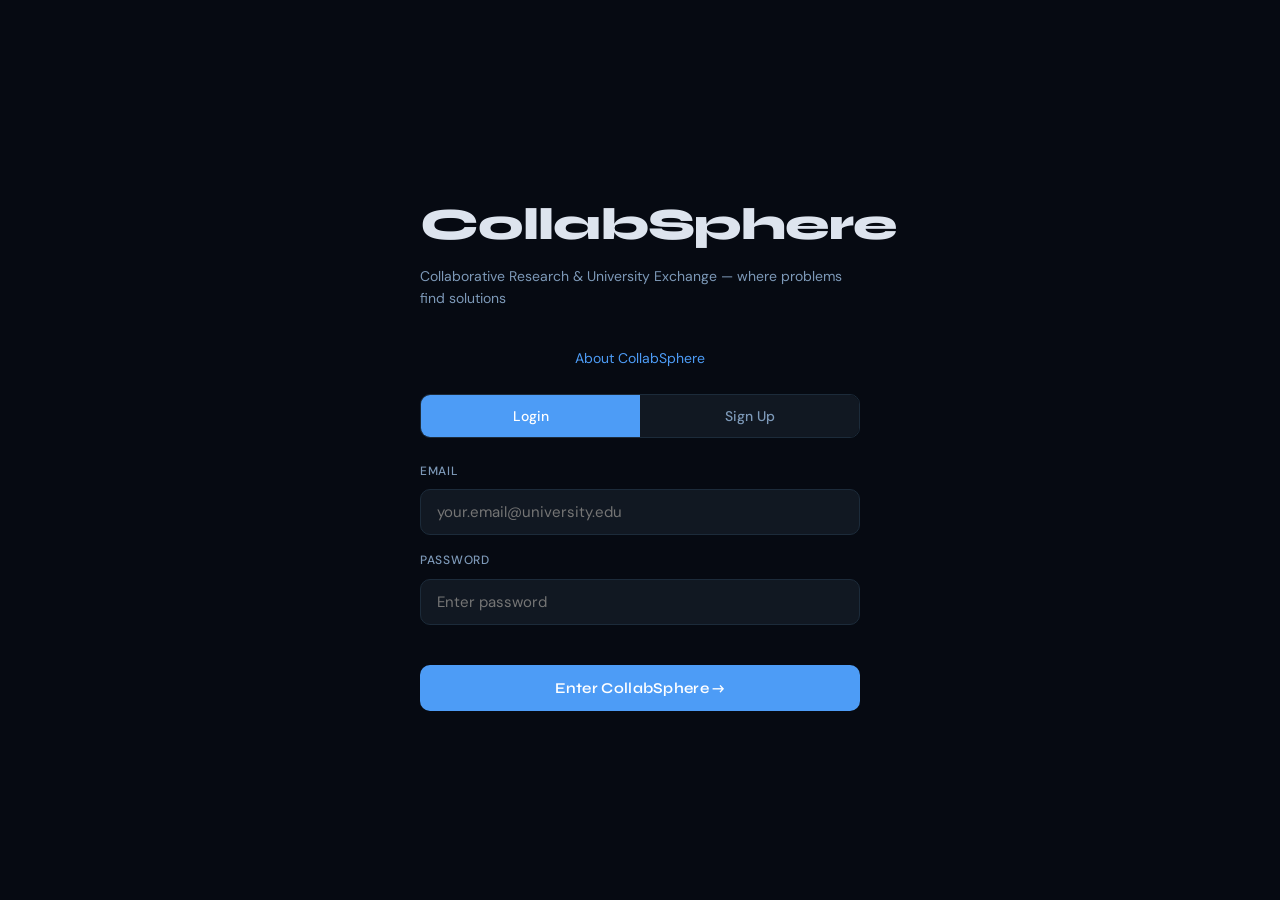
<file: index.html>
<!DOCTYPE html>
<html lang="en">
<head>
<meta charset="UTF-8">
<meta name="viewport" content="width=device-width, initial-scale=1.0">
<title>CollabSphere — Research Collaboration Network</title>
<link rel="preconnect" href="https://fonts.googleapis.com">
<link href="https://fonts.googleapis.com/css2?family=Syne:wght@400;600;700;800&family=DM+Sans:ital,opsz,wght@0,9..40,300;0,9..40,400;0,9..40,500;1,9..40,400&family=JetBrains+Mono:wght@400;500&display=swap" rel="stylesheet">
<link rel="stylesheet" href="css/styles.css">
</head>
<body>

<!-- AUTH -->
<div id="auth">
  <div class="auth-box">
    <div class="auth-logo">CollabSphere</div>
    <div class="auth-sub">Collaborative Research & University Exchange — where problems find solutions</div>
    <div class="auth-about-link"><a href="about.html" target="_blank">About CollabSphere</a></div>
    <div class="auth-tabs">
      <div class="auth-tab active" onclick="switchAuth('login')">Login</div>
      <div class="auth-tab" onclick="switchAuth('signup')">Sign Up</div>
    </div>
    <div class="auth-field">
      <label>Email</label>
      <input type="email" id="auth-email" placeholder="your.email@university.edu" autocomplete="email" required/>
    </div>
    <div class="auth-field">
      <label>Password</label>
      <input type="password" id="auth-password" placeholder="Enter password" autocomplete="current-password" required/>
    </div>
    <div id="signup-fields" style="display:none;">
      <div class="auth-field">
        <label>Your Name</label>
        <input type="text" id="auth-name" placeholder="e.g. Priya Sharma" autocomplete="name"/>
      </div>
      <div class="auth-field">
        <label>Institution</label>
        <input type="text" id="auth-inst" placeholder="e.g. IIT Hyderabad" autocomplete="organization"/>
      </div>
      <div class="auth-field">
        <label>I am a</label>
        <div class="role-grid">
          <div class="role-btn active" data-role="Student"><span class="emoji">🎓</span><span class="label">Student</span></div>
          <div class="role-btn" data-role="Professor"><span class="emoji">🔬</span><span class="label">Professor</span></div>
          <div class="role-btn" data-role="Industry"><span class="emoji">🏭</span><span class="label">Industry</span></div>
        </div>
      </div>
    </div>
    <button class="auth-submit" onclick="doAuth()">Enter CollabSphere →</button>
  </div>
</div>

<!-- APP -->
<div id="app">
  <!-- Sidebar -->
  <div class="sidebar">
    <div class="logo">CollabSphere<small>Research Network</small></div>
    <nav class="nav">
      <div class="nav-item active" onclick="showFeed()" id="nav-feed">
        <svg viewBox="0 0 24 24" fill="none" stroke="currentColor" stroke-width="1.8"><rect x="3" y="3" width="7" height="7" rx="1"/><rect x="14" y="3" width="7" height="7" rx="1"/><rect x="3" y="14" width="7" height="7" rx="1"/><rect x="14" y="14" width="7" height="7" rx="1"/></svg>
        Discover
      </div>
      <div class="nav-item" onclick="showFeed('my')" id="nav-my">
        <svg viewBox="0 0 24 24" fill="none" stroke="currentColor" stroke-width="1.8"><path d="M9 12h6M9 16h6M9 8h6M5 4h14a1 1 0 011 1v14a1 1 0 01-1 1H5a1 1 0 01-1-1V5a1 1 0 011-1z"/></svg>
        My Problems
      </div>
      <div class="nav-item" onclick="showFeed('saved')" id="nav-saved">
        <svg viewBox="0 0 24 24" fill="none" stroke="currentColor" stroke-width="1.8"><path d="M19 21l-7-5-7 5V5a2 2 0 012-2h10a2 2 0 012 2z"/></svg>
        Saved
      </div>
      <div class="nav-divider"></div>
      <div class="nav-item" onclick="filterDomain('Materials Science')">
        <svg viewBox="0 0 24 24" fill="none" stroke="currentColor" stroke-width="1.8"><circle cx="12" cy="12" r="3"/><path d="M12 1v4M12 19v4M4.22 4.22l2.83 2.83M16.95 16.95l2.83 2.83M1 12h4M19 12h4M4.22 19.78l2.83-2.83M16.95 7.05l2.83-2.83"/></svg>
        Materials Sci
      </div>
      <div class="nav-item" onclick="filterDomain('Computational')">
        <svg viewBox="0 0 24 24" fill="none" stroke="currentColor" stroke-width="1.8"><rect x="2" y="3" width="20" height="14" rx="2"/><path d="M8 21h8M12 17v4"/></svg>
        Computational
      </div>
      <div class="nav-item" onclick="filterDomain('Chemistry')">
        <svg viewBox="0 0 24 24" fill="none" stroke="currentColor" stroke-width="1.8"><path d="M9 3h6v8l3.5 6H5.5L9 11V3z"/><path d="M6 17h12"/></svg>
        Chemistry
      </div>
      <div class="nav-item" onclick="filterDomain('Biotech')">
        <svg viewBox="0 0 24 24" fill="none" stroke="currentColor" stroke-width="1.8"><path d="M12 22V12M12 12C12 6 6 2 6 2s0 10 6 10zM12 12c0-6 6-10 6-10s0 10-6 10z"/></svg>
        Biotech
      </div>
      <div class="nav-divider"></div>
      <div class="nav-item" onclick="showAbout()">
        <svg viewBox="0 0 24 24" fill="none" stroke="currentColor" stroke-width="1.8"><circle cx="12" cy="12" r="10"/><path d="M9.09 9a3 3 0 015.83 1c0 2-3 3-3 3"/><path d="M12 17h.01"/></svg>
        About
      </div>
    </nav>
    <div class="user-card" onclick="showProfile(null)" id="sidebar-user">
      <div class="avatar" id="sidebar-avatar"></div>
      <div class="user-info">
        <div class="user-name" id="sidebar-name">—</div>
        <div class="user-role-badge" id="sidebar-role-badge">—</div>
      </div>
    </div>
    <div class="signout-btn" onclick="doSignout()">Sign Out</div>
  </div>

  <!-- Main -->
  <div class="main">
    <div class="top-bar">
      <div class="search-box">
        <svg class="search-icon" viewBox="0 0 20 20" fill="none" stroke="currentColor" stroke-width="1.8" width="16" height="16"><circle cx="8" cy="8" r="6"/><path d="M14 14l4 4"/></svg>
        <input type="text" placeholder="Search problems, domains, keywords…" id="search-input" oninput="doSearch()"/>
      </div>
      <div class="top-actions">
        <button class="btn-new" onclick="openModal()">
          <svg viewBox="0 0 20 20" fill="none" stroke="currentColor" stroke-width="2" width="16" height="16"><path d="M10 4v12M4 10h12"/></svg>
          Post Problem
        </button>
      </div>
    </div>

    <!-- Feed -->
    <div id="feed-view">
      <div class="feed">
        <div class="feed-header">
          <span class="feed-title" id="feed-label">All Problems</span>
          <div class="filter-tabs">
            <div class="filter-tab active" onclick="setSort('latest',this)">Latest</div>
            <div class="filter-tab" onclick="setSort('votes',this)">Most Votes</div>
            <div class="filter-tab" onclick="setSort('unsolved',this)">Unsolved</div>
            <div class="filter-tab" onclick="setSort('solved',this)">Solved</div>
          </div>
        </div>
        <div id="cards-container"></div>
      </div>
    </div>

    <!-- Detail -->
    <div id="detail"></div>

    <!-- Profile -->
    <div id="profile"></div>

    <!-- About -->
    <div id="about-view" style="display:none;">
      <div class="about-content">
        <h1>About CRUX</h1>
        <p>CRUX (Collaborative Research & University Exchange) is a dedicated platform for researchers, students, professors, and industry professionals to connect, share challenges, and find solutions in scientific research.</p>
        <p>Our mission is to accelerate scientific discovery by fostering collaboration across disciplines and institutions. Whether you're stuck on a computational problem, seeking advice on experimental techniques, or looking for collaborators on groundbreaking research, CRUX provides the community and tools you need.</p>
        <h2>Key Features</h2>
        <ul>
          <li><strong>Problem Sharing:</strong> Post research challenges and get expert advice from the global scientific community.</li>
          <li><strong>Cross-Disciplinary Collaboration:</strong> Connect with researchers from materials science, chemistry, biotech, computational fields, and more.</li>
          <li><strong>Knowledge Exchange:</strong> Learn from detailed discussions, shared methodologies, and practical solutions.</li>
          <li><strong>Visibility Controls:</strong> Choose who can see your posts - from public discussions to private collaborations.</li>
        </ul>
        <h2>Domains Supported</h2>
        <p>We support research across multiple domains including Materials Science, Computational/DFT, Chemistry, Biotech/Biology, Physics, Electronics, Environmental Science, and more.</p>
        <p>Join CRUX today and be part of the collaborative research revolution!</p>
      </div>
    </div>
  </div>

  <!-- Right Panel -->
  <div class="right-panel">
    <div class="panel-section">
      <div class="panel-title">Platform Stats</div>
      <div class="stats-grid">
        <div class="stat-box"><div class="num" id="stat-total">—</div><div class="lbl">Problems</div></div>
        <div class="stat-box"><div class="num" id="stat-solved">—</div><div class="lbl">Solved</div></div>
        <div class="stat-box"><div class="num" id="stat-users">—</div><div class="lbl">Researchers</div></div>
        <div class="stat-box"><div class="num" id="stat-comments">—</div><div class="lbl">Comments</div></div>
      </div>
    </div>
    <div class="panel-section">
      <div class="panel-title">Domains</div>
      <div id="domain-pills"></div>
    </div>
    <div class="panel-section">
      <div class="panel-title">Top Contributors</div>
      <div id="contributors"></div>
    </div>
  </div>
</div>

<!-- POST MODAL -->
<div class="overlay" id="modal-overlay">
  <div class="modal">
    <div class="modal-title">Post a Research Problem</div>
    <div class="field">
      <label>Problem Title</label>
      <input type="text" id="m-title" placeholder="Be specific and concise…"/>
    </div>
    <div class="field">
      <label>Description</label>
      <textarea id="m-desc" placeholder="Describe your problem in detail. Include what you've already tried, parameters, conditions, observations…"></textarea>
    </div>
    <div class="field">
      <label>Domain</label>
      <select id="m-domain">
        <option value="Materials Science">Materials Science</option>
        <option value="Computational">Computational / DFT</option>
        <option value="Chemistry">Chemistry</option>
        <option value="Biotech">Biotech / Biology</option>
        <option value="Physics">Physics</option>
        <option value="Electronics">Electronics / Devices</option>
        <option value="Environmental">Environmental</option>
        <option value="Other">Other</option>
      </select>
    </div>
    <div class="field">
      <label>Keywords / Tags</label>
      <div class="tags-input" id="tags-input" onclick="document.getElementById('tag-input').focus()">
        <input type="text" id="tag-input" placeholder="Type and press Enter…" onkeydown="addTag(event)"/>
      </div>
    </div>
    <div class="field">
      <label>Visibility</label>
      <div class="vis-grid">
        <div class="vis-option selected" data-vis="public" onclick="selectVis(this)">
          <div class="v-title">🌍 Public</div>
          <div class="v-desc">Everyone can see and comment</div>
        </div>
        <div class="vis-option" data-vis="profs" onclick="selectVis(this)">
          <div class="v-title">🔬 Professors Only</div>
          <div class="v-desc">Only faculty & industry</div>
        </div>
        <div class="vis-option" data-vis="students" onclick="selectVis(this)">
          <div class="v-title">🎓 Students Only</div>
          <div class="v-desc">Only student researchers</div>
        </div>
        <div class="vis-option" data-vis="private" onclick="selectVis(this)">
          <div class="v-title">🔒 Private</div>
          <div class="v-desc">Only you and collaborators</div>
        </div>
      </div>
    </div>
    <div class="modal-footer">
      <button class="btn-cancel" onclick="closeModal()">Cancel</button>
      <button class="btn-submit" onclick="submitProblem()">Post Problem →</button>
    </div>
  </div>
</div>

<div class="toast" id="toast"></div>

<script src="js/script.js"></script>
</body>
</html>
</file>
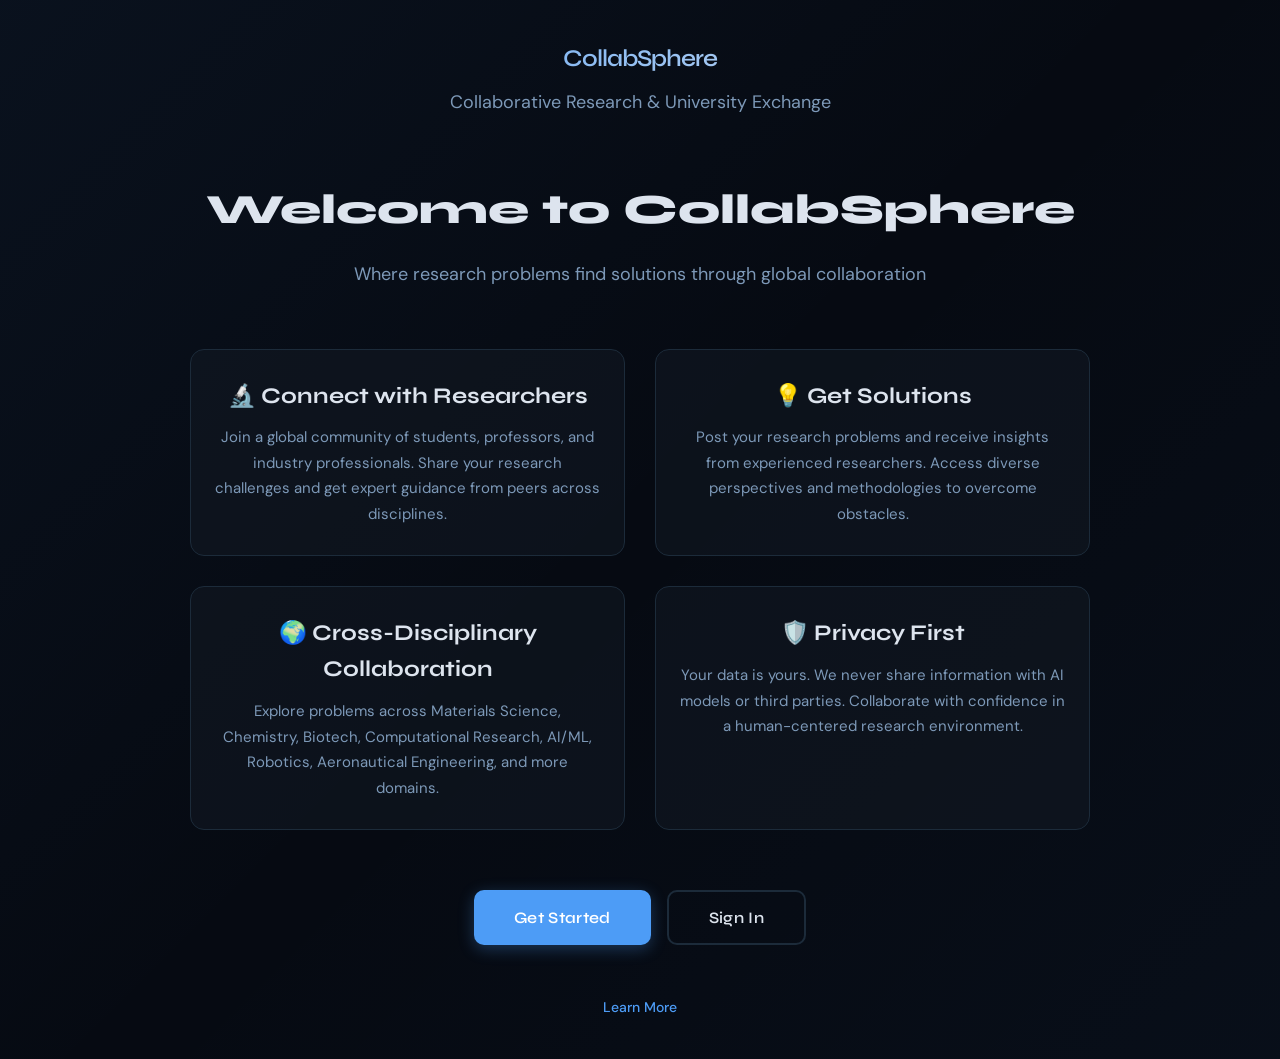
<file: public/index.html>
<!DOCTYPE html>
<html lang="en">
<head>
<meta charset="UTF-8">
<meta name="viewport" content="width=device-width, initial-scale=1.0">
<title>CollabSphere — Research Collaboration Network</title>
<link rel="preconnect" href="https://fonts.googleapis.com">
<link href="https://fonts.googleapis.com/css2?family=Syne:wght@400;600;700;800&family=DM+Sans:ital,opsz,wght@0,9..40,300;0,9..40,400;0,9..40,500;1,9..40,400&family=JetBrains+Mono:wght@400;500&display=swap" rel="stylesheet">
<link rel="stylesheet" href="css/styles.css">
</head>
<body>

<!-- HOME -->
<div id="home">
  <div class="home-container">
    <div class="home-header">
      <div class="home-logo">CollabSphere</div>
      <p class="home-subtitle">Collaborative Research & University Exchange</p>
    </div>
    <div class="home-content">
      <h1>Welcome to CollabSphere</h1>
      <p class="home-intro">Where research problems find solutions through global collaboration</p>
      <div class="home-sections">
        <div class="home-section">
          <h2>🔬 Connect with Researchers</h2>
          <p>Join a global community of students, professors, and industry professionals. Share your research challenges and get expert guidance from peers across disciplines.</p>
        </div>
        <div class="home-section">
          <h2>💡 Get Solutions</h2>
          <p>Post your research problems and receive insights from experienced researchers. Access diverse perspectives and methodologies to overcome obstacles.</p>
        </div>
        <div class="home-section">
          <h2>🌍 Cross-Disciplinary Collaboration</h2>
          <p>Explore problems across Materials Science, Chemistry, Biotech, Computational Research, AI/ML, Robotics, Aeronautical Engineering, and more domains.</p>
        </div>
        <div class="home-section">
          <h2>🛡️ Privacy First</h2>
          <p>Your data is yours. We never share information with AI models or third parties. Collaborate with confidence in a human-centered research environment.</p>
        </div>
      </div>
      <div class="home-cta">
        <button class="home-btn home-btn-primary" onclick="showAuth('signup')">Get Started</button>
        <button class="home-btn home-btn-secondary" onclick="showAuth('login')">Sign In</button>
      </div>
    </div>
    <div class="home-footer">
      <a href="about.html" target="_blank">Learn More</a>
    </div>
  </div>
</div>

<!-- AUTH -->
<div id="auth">
  <div class="auth-box">
    <div class="auth-logo">CollabSphere</div>
    <div class="auth-sub">Collaborative Research & University Exchange — where problems find solutions</div>
    <div class="auth-about-link"><a href="about.html" target="_blank">About CollabSphere</a></div>
    <div class="auth-tabs">
      <div class="auth-tab active" onclick="switchAuth('login')">Login</div>
      <div class="auth-tab" onclick="switchAuth('signup')">Sign Up</div>
    </div>
    <div class="auth-field">
      <label>Email</label>
      <input type="email" id="auth-email" placeholder="your.email@university.edu" autocomplete="email" required/>
    </div>
    <div class="auth-field">
      <label>Password</label>
      <input type="password" id="auth-password" placeholder="Enter password" autocomplete="current-password" required/>
    </div>
    <div id="signup-fields" style="display:none;">
      <div class="auth-field">
        <label>Your Name</label>
        <input type="text" id="auth-name" placeholder="e.g. Priya Sharma" autocomplete="name"/>
      </div>
      <div class="auth-field">
        <label>Institution</label>
        <input type="text" id="auth-inst" placeholder="e.g. IIT Hyderabad" autocomplete="organization"/>
      </div>
      <div class="auth-field">
        <label>I am a</label>
        <div class="role-grid">
          <div class="role-btn active" data-role="Student"><span class="emoji">🎓</span><span class="label">Student</span></div>
          <div class="role-btn" data-role="Professor"><span class="emoji">🔬</span><span class="label">Professor</span></div>
          <div class="role-btn" data-role="Industry"><span class="emoji">🏭</span><span class="label">Industry</span></div>
        </div>
      </div>
    </div>
    <button class="auth-submit" onclick="doAuth()">Enter CollabSphere →</button>
  </div>
</div>

<!-- APP -->
<div id="app">
  <!-- Sidebar -->
  <div class="sidebar">
    <div class="logo">
    <div class="logo-text">
      CollabSphere
      <small>Research Network</small>
    </div>
  </div>
    <nav class="nav">
      <div class="nav-item active" onclick="showFeed()" id="nav-feed">
        <svg viewBox="0 0 24 24" fill="none" stroke="currentColor" stroke-width="1.8"><rect x="3" y="3" width="7" height="7" rx="1"/><rect x="14" y="3" width="7" height="7" rx="1"/><rect x="3" y="14" width="7" height="7" rx="1"/><rect x="14" y="14" width="7" height="7" rx="1"/></svg>
        Discover
      </div>
      <div class="nav-item" onclick="showFeed('my')" id="nav-my">
        <svg viewBox="0 0 24 24" fill="none" stroke="currentColor" stroke-width="1.8"><path d="M9 12h6M9 16h6M9 8h6M5 4h14a1 1 0 011 1v14a1 1 0 01-1 1H5a1 1 0 01-1-1V5a1 1 0 011-1z"/></svg>
        My Problems
      </div>
      <div class="nav-item" onclick="showFeed('saved')" id="nav-saved">
        <svg viewBox="0 0 24 24" fill="none" stroke="currentColor" stroke-width="1.8"><path d="M19 21l-7-5-7 5V5a2 2 0 012-2h10a2 2 0 012 2z"/></svg>
        Saved
      </div>
      <div class="nav-divider"></div>
      <div class="nav-item" onclick="filterDomain('Materials Science')">
        <svg viewBox="0 0 24 24" fill="none" stroke="currentColor" stroke-width="1.8"><circle cx="12" cy="12" r="3"/><path d="M12 1v4M12 19v4M4.22 4.22l2.83 2.83M16.95 16.95l2.83 2.83M1 12h4M19 12h4M4.22 19.78l2.83-2.83M16.95 7.05l2.83-2.83"/></svg>
        Materials Sci
      </div>
      <div class="nav-item" onclick="filterDomain('Computational')">
        <svg viewBox="0 0 24 24" fill="none" stroke="currentColor" stroke-width="1.8"><rect x="2" y="3" width="20" height="14" rx="2"/><path d="M8 21h8M12 17v4"/></svg>
        Computational
      </div>
      <div class="nav-item" onclick="filterDomain('Chemistry')">
        <svg viewBox="0 0 24 24" fill="none" stroke="currentColor" stroke-width="1.8"><path d="M9 3h6v8l3.5 6H5.5L9 11V3z"/><path d="M6 17h12"/></svg>
        Chemistry
      </div>
      <div class="nav-item" onclick="filterDomain('Biotech')">
        <svg viewBox="0 0 24 24" fill="none" stroke="currentColor" stroke-width="1.8"><path d="M12 22V12M12 12C12 6 6 2 6 2s0 10 6 10zM12 12c0-6 6-10 6-10s0 10-6 10z"/></svg>
        Biotech
      </div>
      <div class="nav-item" onclick="filterDomain('Aeronautical')">
        <svg viewBox="0 0 24 24" fill="none" stroke="currentColor" stroke-width="1.8"><path d="M12 2L2 8l10 6 10-6-10-6zM2 8v8c0 4 10 6 10 6s10-2 10-6V8M12 14v8"/></svg>
        Aeronautical
      </div>
      <div class="nav-item" onclick="filterDomain('Robotics')">
        <svg viewBox="0 0 24 24" fill="none" stroke="currentColor" stroke-width="1.8"><rect x="6" y="5" width="12" height="10" rx="1"/><circle cx="9" cy="10" r="1.5"/><circle cx="15" cy="10" r="1.5"/><path d="M9 15v4M15 15v4M8 18h8"/></svg>
        Robotics
      </div>
      <div class="nav-item" onclick="filterDomain('AI/ML')">
        <svg viewBox="0 0 24 24" fill="none" stroke="currentColor" stroke-width="1.8"><circle cx="12" cy="12" r="8"/><path d="M8 12h8M12 8v8"/><circle cx="6" cy="6" r="1.5"/><circle cx="18" cy="6" r="1.5"/></svg>
        AI/ML
      </div>
      <div class="nav-item" onclick="filterDomain('Game Theory')">
        <svg viewBox="0 0 24 24" fill="none" stroke="currentColor" stroke-width="1.8"><rect x="4" y="4" width="7" height="7" rx="1"/><rect x="13" y="4" width="7" height="7" rx="1"/><rect x="4" y="13" width="7" height="7" rx="1"/><rect x="13" y="13" width="7" height="7" rx="1"/></svg>
        Game Theory
      </div>
      <div class="nav-item" onclick="filterDomain('Industries')">
        <svg viewBox="0 0 24 24" fill="none" stroke="currentColor" stroke-width="1.8"><path d="M2 6h20v14H2z"/><path d="M6 6v-2h2v2M12 6v-2h2v2M18 6v-2h2v2"/><path d="M6 10h2M12 10h2M18 10h2"/></svg>
        Industries
      </div>
      <div class="nav-divider"></div>
      <div class="nav-item" onclick="showAbout()">
        <svg viewBox="0 0 24 24" fill="none" stroke="currentColor" stroke-width="1.8"><circle cx="12" cy="12" r="10"/><path d="M9.09 9a3 3 0 015.83 1c0 2-3 3-3 3"/><path d="M12 17h.01"/></svg>
        About
      </div>
    </nav>
    <div class="user-card" onclick="showProfile(null)" id="sidebar-user">
      <div class="avatar" id="sidebar-avatar"></div>
      <div class="user-info">
        <div class="user-name" id="sidebar-name">—</div>
        <div class="user-role-badge" id="sidebar-role-badge">—</div>
      </div>
    </div>
    <div class="signout-btn" onclick="doSignout()">Sign Out</div>
  </div>

  <!-- Main -->
  <div class="main">
    <div class="top-bar">
      <div class="search-box">
        <svg class="search-icon" viewBox="0 0 20 20" fill="none" stroke="currentColor" stroke-width="1.8" width="16" height="16"><circle cx="8" cy="8" r="6"/><path d="M14 14l4 4"/></svg>
        <input type="text" placeholder="Search problems, domains, keywords…" id="search-input" oninput="doSearch()"/>
      </div>
      <div class="top-actions">
        <button class="btn-new" onclick="openModal()">
          <svg viewBox="0 0 20 20" fill="none" stroke="currentColor" stroke-width="2" width="16" height="16"><path d="M10 4v12M4 10h12"/></svg>
          Post Problem
        </button>
      </div>
    </div>

    <!-- Feed -->
    <div id="feed-view">
      <div class="feed">
        <div class="feed-header">
          <span class="feed-title" id="feed-label">All Problems</span>
          <div class="filter-tabs">
            <div class="filter-tab active" onclick="setSort('latest',this)">Latest</div>
            <div class="filter-tab" onclick="setSort('votes',this)">Most Votes</div>
            <div class="filter-tab" onclick="setSort('unsolved',this)">Unsolved</div>
            <div class="filter-tab" onclick="setSort('solved',this)">Solved</div>
          </div>
        </div>
        <div id="cards-container"></div>
      </div>
    </div>

    <!-- Detail -->
    <div id="detail"></div>

    <!-- Profile -->
    <div id="profile"></div>

    <!-- About -->
    <div id="about-view" style="display:none;">
      <div class="about-content">
        <h1>About CollabSphere</h1>
        <p>CollabSphere is a dedicated platform for researchers, students, professors, and industry professionals to connect, share challenges, and find solutions in scientific research.</p>
        <p>Our mission is to accelerate scientific discovery by fostering collaboration across disciplines and institutions. Whether you're stuck on a computational problem, seeking advice on experimental techniques, or looking for collaborators on groundbreaking research, CollabSphere provides the community and tools you need.</p>
        <h2>Key Features</h2>
        <ul>
          <li><strong>Problem Sharing:</strong> Post research problems and get expert advice from the global scientific community.</li>
          <li><strong>Cross-Disciplinary Collaboration:</strong> Connect with researchers from materials science, chemistry, biotech, computational fields, and more.</li>
          <li><strong>Knowledge Exchange:</strong> Learn from detailed discussions, shared methodologies, and practical solutions.</li>
          <li><strong>Visibility Controls:</strong> Choose who can see your posts - from public discussions to private collaborations.</li>
        </ul>
        <h2>Domains Supported</h2>
        <p>We support research across multiple domains including Materials Science, Computational/DFT, Chemistry, Biotech/Biology, Physics, Electronics, Environmental Science, and more.</p>
        <h2>Privacy & AI Policy</h2>
        <p>CollabSphere prioritizes user privacy and academic integrity. We never share user data with any AI models or third-party services. Our platform is designed to encourage human-to-human collaboration and does not endorse or promote solutions generated by artificial intelligence systems.</p>
        <p>Join CollabSphere today and be part of the collaborative research revolution!</p>
      </div>
    </div>
  </div>

  <!-- Right Panel -->
  <div class="right-panel">
    <div class="panel-section">
      <div class="panel-title">Platform Stats</div>
      <div class="stats-grid">
        <div class="stat-box"><div class="num" id="stat-total">—</div><div class="lbl">Problems</div></div>
        <div class="stat-box"><div class="num" id="stat-solved">—</div><div class="lbl">Solved</div></div>
        <div class="stat-box"><div class="num" id="stat-users">—</div><div class="lbl">Researchers</div></div>
        <div class="stat-box"><div class="num" id="stat-comments">—</div><div class="lbl">Comments</div></div>
      </div>
    </div>
    <div class="panel-section">
      <div class="panel-title">Domains</div>
      <div id="domain-pills"></div>
    </div>
    <div class="panel-section">
      <div class="panel-title">Top Contributors</div>
      <div id="contributors"></div>
    </div>
  </div>
</div>

<!-- POST MODAL -->
<div class="overlay" id="modal-overlay">
  <div class="modal">
    <div class="modal-title">Post a Research Problem</div>
    <div class="field">
      <label>Problem Title</label>
      <input type="text" id="m-title" placeholder="Be specific and concise…"/>
    </div>
    <div class="field">
      <label>Description</label>
      <textarea id="m-desc" placeholder="Describe your problem in detail. Include what you've already tried, parameters, conditions, observations…"></textarea>
    </div>
    <div class="field">
      <label>Domain</label>
      <select id="m-domain">
        <option value="Materials Science">Materials Science</option>
        <option value="Computational">Computational / DFT</option>
        <option value="Chemistry">Chemistry</option>
        <option value="Biotech">Biotech / Biology</option>
        <option value="Physics">Physics</option>
        <option value="Electronics">Electronics / Devices</option>
        <option value="Environmental">Environmental</option>
        <option value="Other">Other</option>
      </select>
    </div>
    <div class="field">
      <label>Keywords / Tags</label>
      <div class="tags-input" id="tags-input" onclick="document.getElementById('tag-input').focus()">
        <input type="text" id="tag-input" placeholder="Type and press Enter…" onkeydown="addTag(event)"/>
      </div>
    </div>
    <div class="field">
      <label>Visibility</label>
      <div class="vis-grid">
        <div class="vis-option selected" data-vis="public" onclick="selectVis(this)">
          <div class="v-title">🌍 Public</div>
          <div class="v-desc">Everyone can see and comment</div>
        </div>
        <div class="vis-option" data-vis="profs" onclick="selectVis(this)">
          <div class="v-title">🔬 Professors Only</div>
          <div class="v-desc">Only faculty & industry</div>
        </div>
        <div class="vis-option" data-vis="students" onclick="selectVis(this)">
          <div class="v-title">🎓 Students Only</div>
          <div class="v-desc">Only student researchers</div>
        </div>
        <div class="vis-option" data-vis="private" onclick="selectVis(this)">
          <div class="v-title">🔒 Private</div>
          <div class="v-desc">Only you and collaborators</div>
        </div>
      </div>
    </div>
    <div class="modal-footer">
      <button class="btn-cancel" onclick="closeModal()">Cancel</button>
      <button class="btn-submit" onclick="submitProblem()">Post Problem →</button>
    </div>
  </div>
</div>

<div class="toast" id="toast"></div>

<script src="js/script.js"></script>
</body>
</html>
</file>
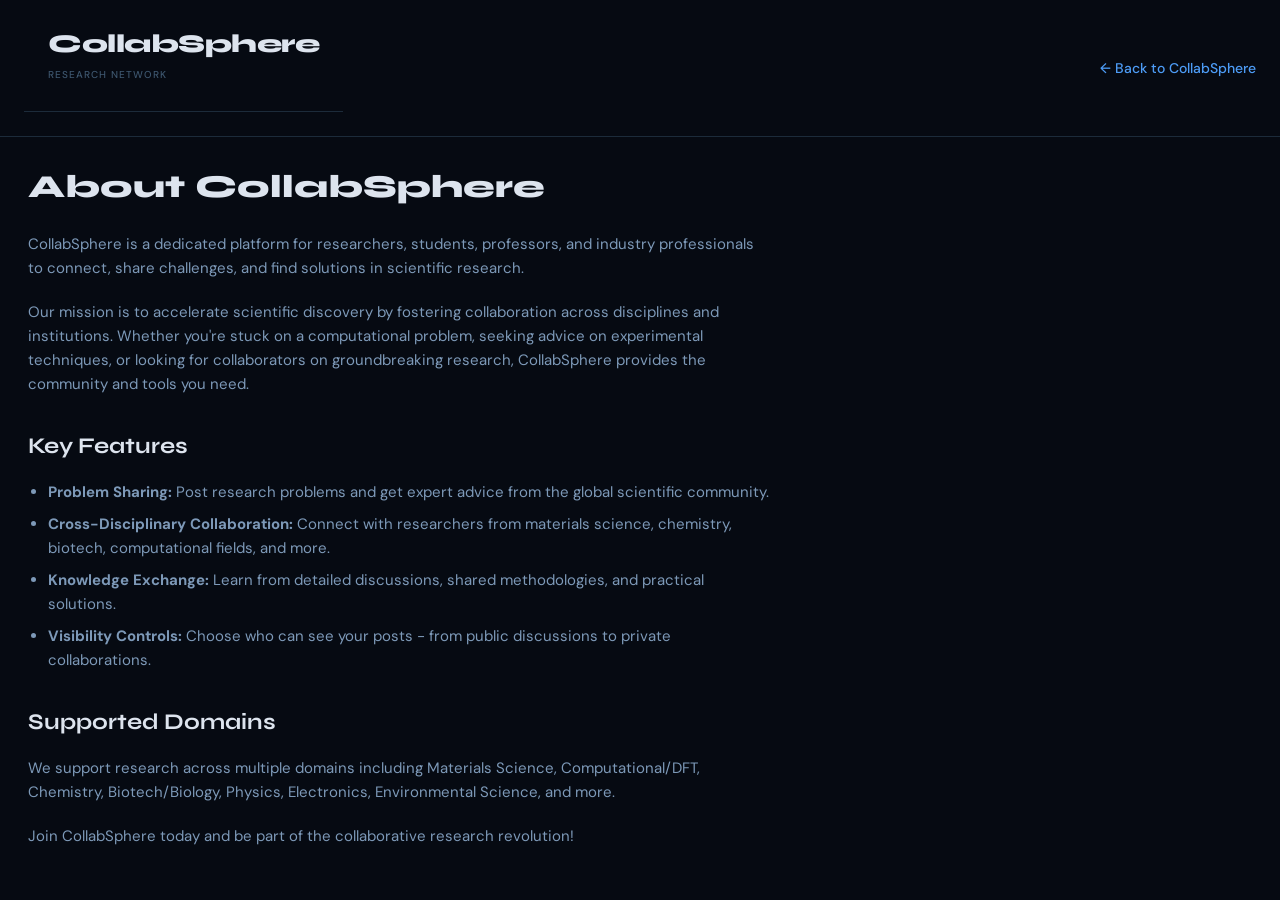
<file: about.html>
<!DOCTYPE html>
<html lang="en">
<head>
<meta charset="UTF-8">
<meta name="viewport" content="width=device-width, initial-scale=1.0">
<title>About CollabSphere — Research Collaboration Network</title>
<link rel="preconnect" href="https://fonts.googleapis.com">
<link href="https://fonts.googleapis.com/css2?family=Syne:wght@400;600;700;800&family=DM+Sans:ital,opsz,wght@0,9..40,300;0,9..40,400;0,9..40,500;1,9..40,400&family=JetBrains+Mono:wght@400;500&display=swap" rel="stylesheet">
<link rel="stylesheet" href="css/styles.css">
</head>
<body>

<div class="about-page">
  <div class="about-header">
    <div class="logo">CollabSphere<small>Research Network</small></div>
    <a href="index.html" class="back-link">← Back to CollabSphere</a>
  </div>
  <div class="about-content">
    <h1>About CollabSphere</h1>
    <p>CollabSphere is a dedicated platform for researchers, students, professors, and industry professionals to connect, share challenges, and find solutions in scientific research.</p>
    <p>Our mission is to accelerate scientific discovery by fostering collaboration across disciplines and institutions. Whether you're stuck on a computational problem, seeking advice on experimental techniques, or looking for collaborators on groundbreaking research, CollabSphere provides the community and tools you need.</p>
    <h2>Key Features</h2>
    <ul>
      <li><strong>Problem Sharing:</strong> Post research problems and get expert advice from the global scientific community.</li>
      <li><strong>Cross-Disciplinary Collaboration:</strong> Connect with researchers from materials science, chemistry, biotech, computational fields, and more.</li>
      <li><strong>Knowledge Exchange:</strong> Learn from detailed discussions, shared methodologies, and practical solutions.</li>
      <li><strong>Visibility Controls:</strong> Choose who can see your posts - from public discussions to private collaborations.</li>
    </ul>
    <h2>Supported Domains</h2>
    <p>We support research across multiple domains including Materials Science, Computational/DFT, Chemistry, Biotech/Biology, Physics, Electronics, Environmental Science, and more.</p>
    <p>Join CollabSphere today and be part of the collaborative research revolution!</p>
  </div>
</div>

</body>
</html>
</file>
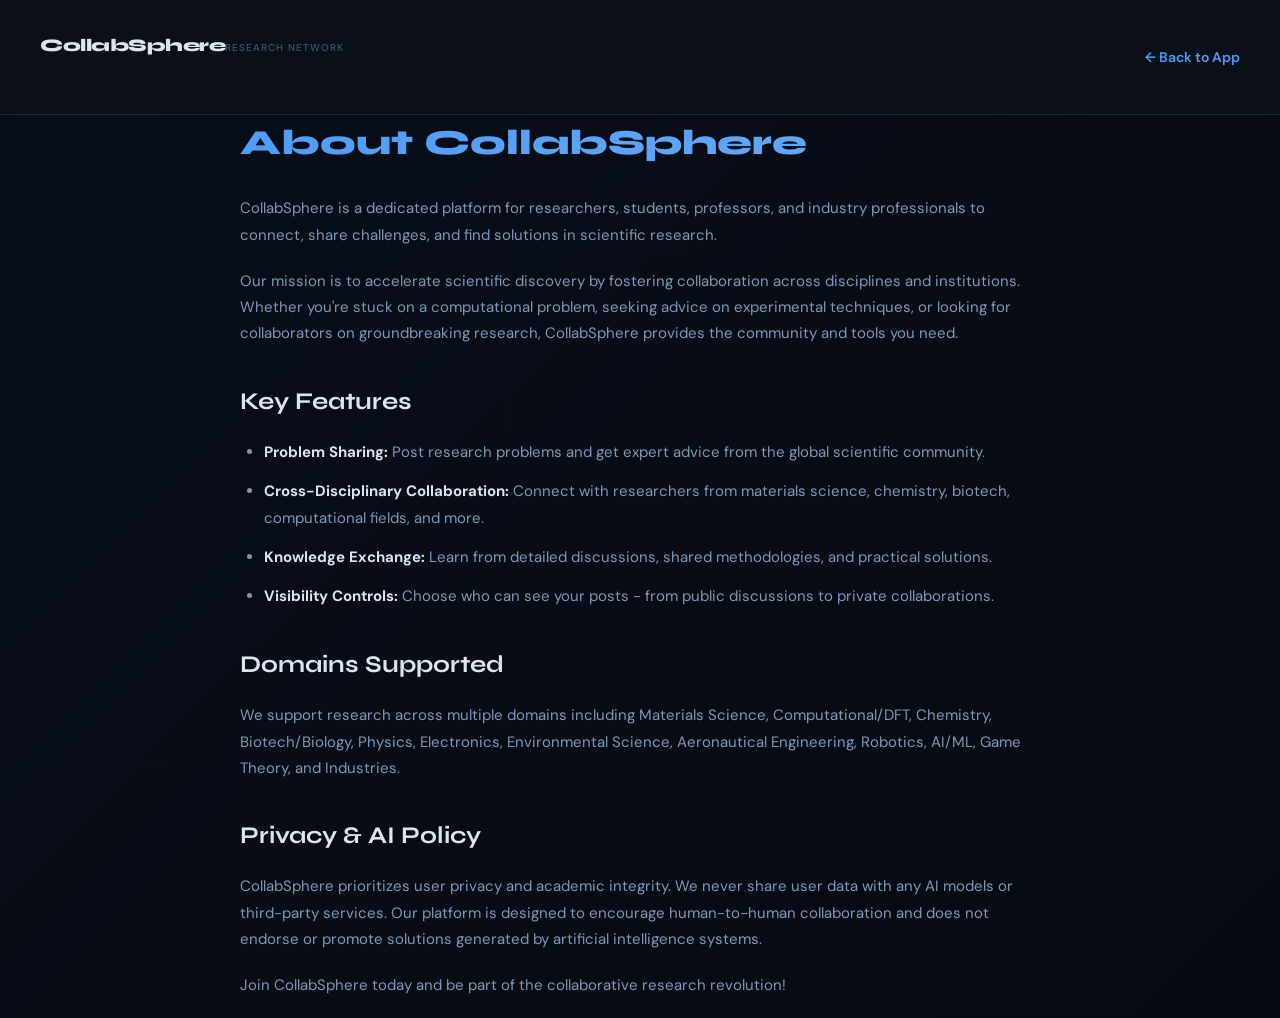
<file: public/about.html>
<!DOCTYPE html>
<html lang="en">
<head>
<meta charset="UTF-8">
<meta name="viewport" content="width=device-width, initial-scale=1.0">
<title>About CollabSphere — Research Collaboration Network</title>
<link rel="preconnect" href="https://fonts.googleapis.com">
<link href="https://fonts.googleapis.com/css2?family=Syne:wght@400;600;700;800&family=DM+Sans:ital,opsz,wght@0,9..40,300;0,9..40,400;0,9..40,500;1,9..40,400&family=JetBrains+Mono:wght@400;500&display=swap" rel="stylesheet">
<link rel="stylesheet" href="css/styles.css">
</head>
<body>

<div class="about-page">
  <div class="about-header">
    <div class="logo">CollabSphere<small>Research Network</small></div>
    <a href="index.html" class="back-link">← Back to App</a>
  </div>
  <div class="about-content">
    <h1>About CollabSphere</h1>
    <p>CollabSphere is a dedicated platform for researchers, students, professors, and industry professionals to connect, share challenges, and find solutions in scientific research.</p>
    <p>Our mission is to accelerate scientific discovery by fostering collaboration across disciplines and institutions. Whether you're stuck on a computational problem, seeking advice on experimental techniques, or looking for collaborators on groundbreaking research, CollabSphere provides the community and tools you need.</p>
    <h2>Key Features</h2>
    <ul>
      <li><strong>Problem Sharing:</strong> Post research problems and get expert advice from the global scientific community.</li>
      <li><strong>Cross-Disciplinary Collaboration:</strong> Connect with researchers from materials science, chemistry, biotech, computational fields, and more.</li>
      <li><strong>Knowledge Exchange:</strong> Learn from detailed discussions, shared methodologies, and practical solutions.</li>
      <li><strong>Visibility Controls:</strong> Choose who can see your posts - from public discussions to private collaborations.</li>
    </ul>
    <h2>Domains Supported</h2>
    <p>We support research across multiple domains including Materials Science, Computational/DFT, Chemistry, Biotech/Biology, Physics, Electronics, Environmental Science, Aeronautical Engineering, Robotics, AI/ML, Game Theory, and Industries.</p>
    <h2>Privacy & AI Policy</h2>
    <p>CollabSphere prioritizes user privacy and academic integrity. We never share user data with any AI models or third-party services. Our platform is designed to encourage human-to-human collaboration and does not endorse or promote solutions generated by artificial intelligence systems.</p>
    <p>Join CollabSphere today and be part of the collaborative research revolution!</p>
  </div>
</div>

</body>
</html>
</file>
<file: css/styles.css>
:root {
  --bg: #060a12;
  --surface: #0b1018;
  --surface-2: #111822;
  --surface-3: #17202e;
  --border: #1c2b3a;
  --border-2: #243447;
  --accent: #4d9cf6;
  --accent-h: #6aabf7;
  --accent-dim: rgba(77,156,246,0.08);
  --accent-dim2: rgba(77,156,246,0.15);
  --green: #34d399;
  --green-dim: rgba(52,211,153,0.08);
  --amber: #fbbf24;
  --amber-dim: rgba(251,191,36,0.08);
  --purple: #a78bfa;
  --purple-dim: rgba(167,139,250,0.08);
  --red-dim: rgba(248,113,113,0.08);
  --text: #dde4ee;
  --text-2: #7d99b8;
  --text-3: #3d566e;
  --r: 10px;
  --r-sm: 6px;
}
* { margin:0; padding:0; box-sizing:border-box; }
html { scroll-behavior: smooth; }
body { background:var(--bg); color:var(--text); font-family:'DM Sans',sans-serif; font-size:15px; line-height:1.6; min-height:100vh; overflow-x:hidden; }
::selection { background:var(--accent-dim2); }
::-webkit-scrollbar { width:6px; }
::-webkit-scrollbar-track { background:var(--bg); }
::-webkit-scrollbar-thumb { background:var(--border-2); border-radius:3px; }

/* ─── AUTH ─── */
#auth { position:fixed; inset:0; display:flex; align-items:center; justify-content:center; background:var(--bg); z-index:9999; padding:20px; }
.auth-box { width:100%; max-width:440px; }
.auth-logo { font-family:'Syne',sans-serif; font-weight:800; font-size:2.8rem; letter-spacing:-1px; color:var(--text); margin-bottom:4px; }
.auth-logo span { color:var(--accent); }
.auth-sub { color:var(--text-2); font-size:14px; margin-bottom:36px; }
.auth-about-link { text-align:center; margin-bottom:24px; }
.auth-about-link a { color:var(--accent); text-decoration:none; font-size:14px; }
.auth-about-link a:hover { text-decoration:underline; }
.auth-tabs { display:flex; margin-bottom:24px; border:1px solid var(--border); border-radius:var(--r); overflow:hidden; }
.auth-tab { flex:1; padding:10px 16px; text-align:center; cursor:pointer; font-size:14px; font-weight:500; color:var(--text-2); background:var(--surface-2); transition:all .2s; }
.auth-tab:hover { background:var(--surface); }
.auth-tab.active { background:var(--accent); color:#fff; }
.auth-field { margin-bottom:16px; }
.auth-field label { display:block; font-size:12px; font-weight:500; color:var(--text-2); text-transform:uppercase; letter-spacing:.06em; margin-bottom:8px; }
.auth-field input { width:100%; background:var(--surface-2); border:1px solid var(--border); border-radius:var(--r); padding:12px 16px; color:var(--text); font-size:15px; font-family:'DM Sans',sans-serif; outline:none; transition:border .2s; }
.auth-field input:focus { border-color:var(--accent); }
.role-grid { display:grid; grid-template-columns:1fr 1fr 1fr; gap:10px; }
.role-btn { background:var(--surface-2); border:1.5px solid var(--border); border-radius:var(--r); padding:14px 8px; text-align:center; cursor:pointer; transition:all .2s; }
.role-btn:hover { border-color:var(--border-2); }
.role-btn.active { border-color:var(--accent); background:var(--accent-dim); }
.role-btn .emoji { font-size:22px; display:block; margin-bottom:4px; }
.role-btn .label { font-size:13px; font-weight:500; color:var(--text-2); }
.role-btn.active .label { color:var(--accent); }
.auth-submit { width:100%; margin-top:24px; background:var(--accent); color:#fff; border:none; border-radius:var(--r); padding:14px; font-size:15px; font-weight:600; font-family:'Syne',sans-serif; cursor:pointer; letter-spacing:.02em; transition:background .2s; }
.auth-submit:hover { background:var(--accent-h); }

/* ─── LAYOUT ─── */
#app { display:none; min-height:100vh; }
.sidebar { position:fixed; top:0; left:0; bottom:0; width:240px; background:var(--surface); border-right:1px solid var(--border); display:flex; flex-direction:column; padding:24px 0; z-index:100; }
.logo { font-family:'Syne',sans-serif; font-weight:800; font-size:1.6rem; letter-spacing:-0.5px; color:var(--text); padding:0 24px 28px; border-bottom:1px solid var(--border); }
.logo span { color:var(--accent); }
.logo small { display:block; font-size:10px; font-weight:500; color:var(--text-3); letter-spacing:.1em; text-transform:uppercase; margin-top:2px; font-family:'DM Sans',sans-serif; }
.nav { flex:1; padding:16px 0; }
.nav-item { display:flex; align-items:center; gap:12px; padding:10px 24px; cursor:pointer; color:var(--text-2); font-size:14px; font-weight:500; transition:all .15s; border-left:2px solid transparent; margin:2px 0; }
.nav-item:hover { color:var(--text); background:var(--surface-2); }
.nav-item.active { color:var(--accent); background:var(--accent-dim); border-left-color:var(--accent); }
.nav-item svg { width:18px; height:18px; flex-shrink:0; }
.nav-divider { height:1px; background:var(--border); margin:12px 16px; }
.user-card { padding:16px 24px; border-top:1px solid var(--border); display:flex; align-items:center; gap:12px; cursor:pointer; }
.user-card:hover { background:var(--surface-2); }
.avatar { width:34px; height:34px; border-radius:50%; display:flex; align-items:center; justify-content:center; font-weight:700; font-size:13px; flex-shrink:0; }
.user-info { overflow:hidden; }
.user-name { font-size:13px; font-weight:600; color:var(--text); white-space:nowrap; overflow:hidden; text-overflow:ellipsis; }
.user-role-badge { font-size:11px; color:var(--text-3); }
.signout-btn { padding:12px 24px; color:var(--text-2); font-size:13px; font-weight:500; cursor:pointer; border-top:1px solid var(--border); transition:color .15s; }
.signout-btn:hover { color:var(--red); }

.main { margin-left:240px; margin-right:280px; min-height:100vh; }
.top-bar { position:sticky; top:0; background:rgba(6,10,18,0.85); backdrop-filter:blur(16px); border-bottom:1px solid var(--border); padding:0 28px; height:60px; display:flex; align-items:center; gap:16px; z-index:50; }
.search-box { flex:1; max-width:480px; position:relative; }
.search-box input { width:100%; background:var(--surface-2); border:1px solid var(--border); border-radius:30px; padding:9px 16px 9px 40px; color:var(--text); font-size:14px; font-family:'DM Sans',sans-serif; outline:none; transition:border .2s; }
.search-box input:focus { border-color:var(--border-2); }
.search-icon { position:absolute; left:14px; top:50%; transform:translateY(-50%); color:var(--text-3); }
.top-actions { margin-left:auto; display:flex; gap:10px; }
.btn-new { background:var(--accent); color:#fff; border:none; border-radius:var(--r-sm); padding:9px 18px; font-size:14px; font-weight:600; font-family:'Syne',sans-serif; cursor:pointer; transition:background .2s; display:flex; align-items:center; gap:6px; }
.btn-new:hover { background:var(--accent-h); }

.feed { padding:24px 28px; }
.feed-header { display:flex; align-items:center; gap:12px; margin-bottom:20px; flex-wrap:wrap; }
.feed-title { font-family:'Syne',sans-serif; font-size:1.1rem; font-weight:700; }
.filter-tabs { display:flex; gap:6px; margin-left:auto; }
.filter-tab { padding:6px 14px; border-radius:30px; font-size:13px; font-weight:500; cursor:pointer; border:1px solid var(--border); color:var(--text-2); background:transparent; transition:all .15s; }
.filter-tab:hover { border-color:var(--border-2); color:var(--text); }
.filter-tab.active { background:var(--accent-dim); border-color:var(--accent); color:var(--accent); }

/* ─── PROBLEM CARD ─── */
.card { background:var(--surface); border:1px solid var(--border); border-radius:var(--r); padding:20px; margin-bottom:12px; cursor:pointer; transition:all .2s; position:relative; }
.card:hover { border-color:var(--border-2); background:var(--surface-2); transform:translateY(-1px); box-shadow:0 4px 20px rgba(0,0,0,0.3); }
.card-top { display:flex; align-items:flex-start; gap:14px; }
.vote-col { display:flex; flex-direction:column; align-items:center; gap:4px; min-width:36px; }
.vote-btn { background:none; border:1px solid var(--border); border-radius:6px; width:32px; height:28px; display:flex; align-items:center; justify-content:center; cursor:pointer; color:var(--text-3); transition:all .15s; font-size:13px; }
.vote-btn:hover { border-color:var(--amber); color:var(--amber); }
.vote-btn.voted { border-color:var(--amber); color:var(--amber); background:var(--amber-dim); }
.vote-count { font-size:13px; font-weight:600; color:var(--text-2); font-family:'JetBrains Mono',monospace; }
.card-body { flex:1; min-width:0; }
.card-title { font-family:'Syne',sans-serif; font-size:1rem; font-weight:700; color:var(--text); margin-bottom:8px; line-height:1.4; }
.card-desc { font-size:14px; color:var(--text-2); display:-webkit-box; -webkit-line-clamp:2; -webkit-box-orient:vertical; overflow:hidden; line-height:1.6; line-clamp:2; }
.card-meta { display:flex; align-items:center; gap:14px; margin-top:14px; flex-wrap:wrap; }
.tag { font-size:11.5px; font-weight:500; padding:3px 10px; border-radius:4px; font-family:'JetBrains Mono',monospace; }
.tag-domain { background:var(--accent-dim); color:var(--accent); border:1px solid rgba(77,156,246,0.2); }
.tag-keyword { background:var(--surface-3); color:var(--text-2); border:1px solid var(--border); }
.card-stats { display:flex; align-items:center; gap:14px; margin-left:auto; color:var(--text-3); font-size:13px; }
.stat { display:flex; align-items:center; gap:5px; }
.stat svg { width:14px; height:14px; }
.author-row { display:flex; align-items:center; gap:8px; font-size:13px; color:var(--text-3); margin-top:12px; padding-top:12px; border-top:1px solid var(--border); }
.author-avatar { width:22px; height:22px; border-radius:50%; display:flex; align-items:center; justify-content:center; font-size:10px; font-weight:700; }
.author-name { color:var(--text-2); font-weight:500; cursor:pointer; }
.author-name:hover { color:var(--accent); }
.vis-badge { margin-left:auto; font-size:11px; padding:2px 8px; border-radius:4px; font-weight:500; }
.vis-public { background:var(--green-dim); color:var(--green); }
.vis-profs { background:var(--amber-dim); color:var(--amber); }
.vis-students { background:var(--purple-dim); color:var(--purple); }
.vis-private { background:var(--red-dim); color:#f87171; }
.solved-badge { position:absolute; top:14px; right:14px; background:var(--green-dim); color:var(--green); font-size:11px; font-weight:600; padding:3px 10px; border-radius:4px; border:1px solid rgba(52,211,153,0.2); display:flex; align-items:center; gap:4px; }

/* ─── RIGHT PANEL ─── */
.right-panel { position:fixed; top:0; right:0; bottom:0; width:280px; border-left:1px solid var(--border); padding:70px 20px 20px; overflow-y:auto; }
.panel-section { margin-bottom:28px; }
.panel-title { font-family:'Syne',sans-serif; font-size:12px; font-weight:700; text-transform:uppercase; letter-spacing:.1em; color:var(--text-3); margin-bottom:14px; }
.domain-pill { display:inline-flex; align-items:center; gap:6px; background:var(--surface-2); border:1px solid var(--border); border-radius:6px; padding:7px 12px; margin:4px; cursor:pointer; font-size:13px; color:var(--text-2); transition:all .15s; }
.domain-pill:hover { border-color:var(--border-2); color:var(--text); }
.domain-pill .dot { width:7px; height:7px; border-radius:50%; }
.contributor { display:flex; align-items:center; gap:10px; padding:8px 0; border-bottom:1px solid var(--border); cursor:pointer; }
.contributor:last-child { border:none; }
.contributor:hover .c-name { color:var(--accent); }
.c-info { flex:1; min-width:0; }
.c-name { font-size:13px; font-weight:500; color:var(--text); }
.c-inst { font-size:12px; color:var(--text-3); white-space:nowrap; overflow:hidden; text-overflow:ellipsis; }
.c-badge { font-size:11px; font-family:'JetBrains Mono',monospace; color:var(--accent); }
.stats-grid { display:grid; grid-template-columns:1fr 1fr; gap:10px; }
.stat-box { background:var(--surface-2); border:1px solid var(--border); border-radius:var(--r); padding:14px; }
.stat-box .num { font-family:'Syne',sans-serif; font-size:1.6rem; font-weight:800; color:var(--text); line-height:1; }
.stat-box .lbl { font-size:11px; color:var(--text-3); margin-top:4px; }

/* ─── DETAIL VIEW ─── */
#detail { display:none; padding:24px 28px; }
.back-btn { display:inline-flex; align-items:center; gap:8px; color:var(--text-2); font-size:14px; cursor:pointer; margin-bottom:20px; transition:color .15s; }
.back-btn:hover { color:var(--accent); }
.detail-card { background:var(--surface); border:1px solid var(--border); border-radius:var(--r); padding:28px; margin-bottom:20px; }
.detail-title { font-family:'Syne',sans-serif; font-size:1.4rem; font-weight:800; line-height:1.3; margin-bottom:16px; }
.detail-desc { color:var(--text-2); line-height:1.75; font-size:15px; white-space:pre-wrap; }
.detail-footer { display:flex; align-items:center; gap:12px; margin-top:20px; padding-top:20px; border-top:1px solid var(--border); flex-wrap:wrap; }
.comments-section { background:var(--surface); border:1px solid var(--border); border-radius:var(--r); padding:24px; }
.comments-title { font-family:'Syne',sans-serif; font-size:15px; font-weight:700; margin-bottom:20px; display:flex; align-items:center; gap:10px; }
.comment { padding:16px 0; border-bottom:1px solid var(--border); }
.comment:last-of-type { border:none; }
.comment-header { display:flex; align-items:center; gap:10px; margin-bottom:10px; }
.comment-author { font-size:13px; font-weight:600; color:var(--text); }
.comment-time { font-size:12px; color:var(--text-3); margin-left:auto; }
.comment-body { color:var(--text-2); font-size:14px; line-height:1.7; }
.comment-body a { color:var(--accent); text-decoration:none; }
.helpful-btn { display:inline-flex; align-items:center; gap:5px; font-size:12px; color:var(--text-3); background:none; border:none; cursor:pointer; margin-top:10px; transition:color .15s; }
.helpful-btn:hover { color:var(--green); }
.helpful-btn.marked { color:var(--green); }
.comment-form { margin-top:20px; padding-top:20px; border-top:1px solid var(--border); }
.comment-form textarea { width:100%; background:var(--surface-2); border:1px solid var(--border); border-radius:var(--r); padding:14px; color:var(--text); font-size:14px; font-family:'DM Sans',sans-serif; outline:none; resize:none; line-height:1.6; min-height:90px; transition:border .2s; }
.comment-form textarea:focus { border-color:var(--accent); }
.comment-actions { display:flex; align-items:center; justify-content:flex-end; gap:10px; margin-top:10px; }

/* ─── PROFILE VIEW ─── */
#profile { display:none; padding:24px 28px; }
.profile-header { background:var(--surface); border:1px solid var(--border); border-radius:var(--r); padding:28px; margin-bottom:20px; display:flex; align-items:center; gap:24px; }
.profile-avatar { width:72px; height:72px; border-radius:50%; display:flex; align-items:center; justify-content:center; font-size:26px; font-weight:800; flex-shrink:0; }
.profile-name { font-family:'Syne',sans-serif; font-size:1.5rem; font-weight:800; }
.profile-meta { color:var(--text-2); font-size:14px; margin-top:4px; }
.profile-stats { display:flex; gap:24px; margin-top:16px; }
.p-stat { text-align:center; }
.p-stat .n { font-family:'Syne',sans-serif; font-size:1.3rem; font-weight:800; }
.p-stat .l { font-size:12px; color:var(--text-3); }

/* ─── MODAL ─── */
.overlay { display:none; position:fixed; inset:0; background:rgba(0,0,0,0.7); backdrop-filter:blur(4px); z-index:500; align-items:center; justify-content:center; padding:20px; }
.overlay.open { display:flex; }
.modal { background:var(--surface); border:1px solid var(--border-2); border-radius:14px; width:100%; max-width:600px; max-height:90vh; overflow-y:auto; padding:32px; }
.modal-title { font-family:'Syne',sans-serif; font-size:1.3rem; font-weight:800; margin-bottom:24px; }
.field { margin-bottom:18px; }
.field label { display:block; font-size:12px; font-weight:500; color:var(--text-2); text-transform:uppercase; letter-spacing:.06em; margin-bottom:8px; }
.field input, .field textarea, .field select { width:100%; background:var(--surface-2); border:1px solid var(--border); border-radius:var(--r); padding:12px 16px; color:var(--text); font-size:14px; font-family:'DM Sans',sans-serif; outline:none; transition:border .2s; }
.field textarea { resize:none; min-height:120px; line-height:1.6; }
.field input:focus, .field textarea:focus, .field select:focus { border-color:var(--accent); }
.field select option { background:var(--surface-2); }
.vis-grid { display:grid; grid-template-columns:1fr 1fr; gap:10px; }
.vis-option { background:var(--surface-2); border:1.5px solid var(--border); border-radius:var(--r); padding:12px 14px; cursor:pointer; transition:all .2s; }
.vis-option:hover { border-color:var(--border-2); }
.vis-option.selected { border-color:var(--accent); background:var(--accent-dim); }
.vis-option .v-title { font-size:13px; font-weight:600; margin-bottom:2px; }
.vis-option .v-desc { font-size:12px; color:var(--text-3); }
.tags-input { display:flex; flex-wrap:wrap; gap:6px; background:var(--surface-2); border:1px solid var(--border); border-radius:var(--r); padding:10px; min-height:48px; cursor:text; }
.tags-input:focus-within { border-color:var(--accent); }
.tag-item { background:var(--surface-3); border:1px solid var(--border-2); border-radius:4px; padding:3px 10px; font-size:12px; font-family:'JetBrains Mono',monospace; color:var(--text-2); display:flex; align-items:center; gap:6px; }
.tag-remove { cursor:pointer; color:var(--text-3); line-height:1; }
.tag-remove:hover { color:#f87171; }
.tags-input input { background:none; border:none; outline:none; color:var(--text); font-size:13px; font-family:'DM Sans',sans-serif; min-width:100px; flex:1; }
.modal-footer { display:flex; gap:10px; justify-content:flex-end; margin-top:8px; }
.btn-cancel { background:var(--surface-2); border:1px solid var(--border); color:var(--text-2); border-radius:var(--r-sm); padding:11px 20px; font-size:14px; cursor:pointer; font-family:'DM Sans',sans-serif; transition:all .15s; }
.btn-cancel:hover { border-color:var(--border-2); color:var(--text); }
.btn-submit { background:var(--accent); color:#fff; border:none; border-radius:var(--r-sm); padding:11px 24px; font-size:14px; font-weight:600; font-family:'Syne',sans-serif; cursor:pointer; transition:background .2s; }
.btn-submit:hover { background:var(--accent-h); }

/* ─── EMPTY & TOAST ─── */
.empty { text-align:center; padding:60px 20px; color:var(--text-3); }
.empty svg { margin:0 auto 16px; opacity:.3; }
.empty h3 { font-family:'Syne',sans-serif; font-size:1.1rem; color:var(--text-2); margin-bottom:8px; }
.toast { position:fixed; bottom:24px; right:24px; background:var(--surface-3); border:1px solid var(--border-2); border-radius:var(--r); padding:14px 20px; font-size:14px; color:var(--text); z-index:9999; transform:translateY(20px); opacity:0; transition:all .3s; pointer-events:none; max-width:320px; }
.toast.show { transform:translateY(0); opacity:1; }
.toast.success { border-left:3px solid var(--green); }

/* ─── SIMILAR ─── */
.similar-box { background:var(--surface-2); border:1px solid var(--border); border-radius:var(--r); padding:16px; margin-bottom:20px; }
.similar-title { font-size:12px; font-weight:600; text-transform:uppercase; letter-spacing:.08em; color:var(--accent); margin-bottom:12px; display:flex; align-items:center; gap:6px; }
.similar-item { padding:10px 0; border-bottom:1px solid var(--border); cursor:pointer; }
.similar-item:last-child { border:none; padding-bottom:0; }
.similar-item:hover .s-title { color:var(--accent); }
.s-title { font-size:13px; font-weight:500; color:var(--text); transition:color .15s; }
.s-meta { font-size:12px; color:var(--text-3); margin-top:3px; }

/* ─── ABOUT ─── */
.about-content { padding:24px 28px; max-width:800px; }
.about-content h1 { font-family:'Syne',sans-serif; font-size:2rem; font-weight:800; margin-bottom:20px; color:var(--text); }
.about-content h2 { font-family:'Syne',sans-serif; font-size:1.4rem; font-weight:700; margin:32px 0 16px 0; color:var(--text); }
.about-content p { color:var(--text-2); line-height:1.6; margin-bottom:20px; }
.about-content ul { color:var(--text-2); line-height:1.6; margin-bottom:20px; padding-left:20px; }
.about-content li { margin-bottom:8px; }

.about-page { min-height:100vh; background:var(--bg); }
.about-header { display:flex; align-items:center; justify-content:space-between; padding:24px; border-bottom:1px solid var(--border); }
.back-link { color:var(--accent); text-decoration:none; font-size:14px; font-weight:500; }
.back-link:hover { text-decoration:underline; }

@media (max-width:900px) {
  .right-panel { display:none; }
  .main { margin-right:0; }
}
@media (max-width:640px) {
  .sidebar { width:200px; }
  .main { margin-left:200px; }
  .feed { padding:16px; }
  .top-bar { padding:0 16px; }
}
</file>
<file: public/css/styles.css>
:root {
  --bg: #060a12;
  --surface: #0b1018;
  --surface-2: #111822;
  --surface-3: #17202e;
  --border: #1c2b3a;
  --border-2: #243447;
  --accent: #4d9cf6;
  --accent-h: #6aabf7;
  --accent-dim: rgba(77,156,246,0.08);
  --accent-dim2: rgba(77,156,246,0.15);
  --green: #34d399;
  --green-dim: rgba(52,211,153,0.08);
  --amber: #fbbf24;
  --amber-dim: rgba(251,191,36,0.08);
  --purple: #a78bfa;
  --purple-dim: rgba(167,139,250,0.08);
  --red-dim: rgba(248,113,113,0.08);
  --text: #dde4ee;
  --text-2: #7d99b8;
  --text-3: #3d566e;
  --r: 10px;
  --r-sm: 6px;
}
* { margin:0; padding:0; box-sizing:border-box; }
html { scroll-behavior: smooth; }
body { background:var(--bg); color:var(--text); font-family:'DM Sans',sans-serif; font-size:15px; line-height:1.6; min-height:100vh; overflow-x:hidden; }
::selection { background:var(--accent-dim2); }
::-webkit-scrollbar { width:6px; }
::-webkit-scrollbar-track { background:var(--bg); }
::-webkit-scrollbar-thumb { background:var(--border-2); border-radius:3px; }

/* ─── HOME ─── */
#home { min-height:100vh; background:linear-gradient(135deg, rgba(77,156,246,0.05) 0%, transparent 50%, rgba(77,156,246,0.03) 100%); display:flex; align-items:center; justify-content:center; padding:40px 20px; overflow-y:auto; }
.home-container { width:100%; max-width:900px; margin:0 auto; text-align:center; }
.home-header { text-align:center; margin-bottom:60px; animation:fadeInDown .6s ease-out; }
.home-logo { font-family:'Syne',sans-serif; font-weight:600; font-size:1.5rem; background:linear-gradient(135deg, var(--accent), var(--text)); -webkit-background-clip:text; -webkit-text-fill-color:transparent; background-clip:text; margin-bottom:10px; letter-spacing:-1px; }
.home-subtitle { font-size:18px; color:var(--text-2); margin-bottom:20px; }
.home-content h1 { font-family:'Syne',sans-serif; font-size:2.6rem; font-weight:800; color:var(--text); text-align:center; margin-bottom:16px; }
.home-intro { font-size:18px; color:var(--text-2); text-align:center; margin-bottom:60px; }
.home-sections { display:grid; grid-template-columns:1fr 1fr; gap:30px; margin-bottom:60px; margin-left:auto; margin-right:auto; }
.home-section { background:rgba(17, 24, 34, 0.6); border:1px solid var(--border); border-radius:14px; padding:28px 24px; transition:all .3s ease; animation:fadeInUp .6s ease-out backwards; }
.home-section:nth-child(1) { animation-delay:0.1s; }
.home-section:nth-child(2) { animation-delay:0.2s; }
.home-section:nth-child(3) { animation-delay:0.3s; }
.home-section:nth-child(4) { animation-delay:0.4s; }
.home-section:hover { background:rgba(17, 24, 34, 0.85); border-color:var(--accent-dim); transform:translateY(-3px); box-shadow:0 8px 24px rgba(77, 156, 246, 0.1); }
.home-section h2 { font-family:'Syne',sans-serif; font-size:1.4rem; font-weight:700; color:var(--text); margin-bottom:12px; }
.home-section p { color:var(--text-2); line-height:1.7; font-size:15px; }
.home-cta { display:flex; gap:16px; justify-content:center; margin-bottom:50px; width:100%; }
.home-btn { padding:16px 40px; font-size:16px; font-weight:600; border:none; border-radius:10px; cursor:pointer; font-family:'Syne',sans-serif; letter-spacing:.02em; transition:all .3s ease; }
.home-btn-primary { background:var(--accent); color:#fff; box-shadow:0 4px 16px rgba(77, 156, 246, 0.3); }
.home-btn-primary:hover { background:var(--accent-h); transform:translateY(-3px); box-shadow:0 8px 24px rgba(77, 156, 246, 0.4); }
.home-btn-secondary { background:transparent; color:var(--text); border:2px solid var(--border); }
.home-btn-secondary:hover { background:var(--surface-2); border-color:var(--accent); color:var(--accent); }
.home-footer { text-align:center; }
.home-footer a { color:var(--accent); text-decoration:none; font-size:14px; font-weight:500; transition:all .2s; }
.home-footer a:hover { text-decoration:underline; opacity:0.8; }
@keyframes fadeInDown { from { opacity:0; transform:translateY(-20px); } to { opacity:1; transform:translateY(0); } }
@keyframes fadeInUp { from { opacity:0; transform:translateY(20px); } to { opacity:1; transform:translateY(0); } }
@media (max-width:768px) { .home-sections { grid-template-columns:1fr; gap:24px; } .home-logo { font-size:2.6rem; } .home-content h1 { font-size:2rem; } .home-intro { font-size:16px; } .home-btn { padding:14px 28px; font-size:14px; } }

/* ─── AUTH ─── */
#auth { position:fixed; inset:0; display:flex; align-items:center; justify-content:center; background:linear-gradient(135deg, rgba(77,156,246,0.08) 0%, transparent 100%); z-index:9999; padding:20px; overflow-y:auto; }
.auth-box { width:100%; max-width:440px; min-height:fit-content; background:var(--surface); border:1px solid var(--border); border-radius:16px; padding:40px 32px; box-shadow:0 20px 60px rgba(0,0,0,0.3); animation:slideUp .4s ease-out; margin:0 auto; }
@keyframes slideUp { from { opacity:0; transform:translateY(40px); } to { opacity:1; transform:translateY(0); } }
.auth-logo { font-family:'Syne',sans-serif; font-weight:800; font-size:1.8rem; letter-spacing:-1px; background:linear-gradient(135deg, var(--accent), #6aabf7); -webkit-background-clip:text; -webkit-text-fill-color:transparent; background-clip:text; margin-bottom:8px; }
.auth-logo span { color:var(--accent); }
.auth-sub { color:var(--text-2); font-size:15px; margin-bottom:28px; line-height:1.5; }
.auth-about-link { text-align:center; margin-bottom:20px; }
.auth-about-link a { color:var(--accent); text-decoration:none; font-size:13px; font-weight:500; transition:all .2s; }
.auth-about-link a:hover { opacity:0.8; text-decoration:underline; }
.auth-tabs { display:flex; margin-bottom:28px; background:var(--surface-2); border:1px solid var(--border); border-radius:10px; overflow:hidden; gap:0; }
.auth-tab { flex:1; padding:12px 16px; text-align:center; cursor:pointer; font-size:14px; font-weight:600; color:var(--text-2); background:transparent; transition:all .2s; border-right:1px solid var(--border); }
.auth-tab:last-child { border-right:none; }
.auth-tab:hover { color:var(--text); }
.auth-tab.active { background:var(--accent); color:#fff; }
.auth-field { margin-bottom:18px; }
.auth-field label { display:block; font-size:12px; font-weight:600; color:var(--text-2); text-transform:uppercase; letter-spacing:.08em; margin-bottom:10px; }
.auth-field input { width:100%; background:var(--surface-2); border:1.5px solid var(--border); border-radius:10px; padding:14px 16px; color:var(--text); font-size:15px; font-family:'DM Sans',sans-serif; outline:none; transition:all .2s; }
.auth-field input:focus { border-color:var(--accent); background:rgba(77, 156, 246, 0.02); }
.role-grid { display:grid; grid-template-columns:1fr 1fr 1fr; gap:12px; }
.role-btn { background:var(--surface-2); border:1.5px solid var(--border); border-radius:10px; padding:16px 12px; text-align:center; cursor:pointer; transition:all .2s; }
.role-btn:hover { border-color:var(--border-2); background:rgba(77, 156, 246, 0.05); }
.role-btn.active { border-color:var(--accent); background:var(--accent-dim); }
.role-btn .emoji { font-size:24px; display:block; margin-bottom:6px; }
.role-btn .label { font-size:13px; font-weight:600; color:var(--text-2); }
.role-btn.active .label { color:var(--accent); font-weight:700; }
.auth-submit { width:100%; margin-top:28px; background:linear-gradient(135deg, var(--accent), #6aabf7); color:#fff; border:none; border-radius:10px; padding:16px; font-size:16px; font-weight:700; font-family:'Syne',sans-serif; cursor:pointer; letter-spacing:.02em; transition:all .3s; box-shadow:0 4px 16px rgba(77, 156, 246, 0.3); }
.auth-submit:hover { background:linear-gradient(135deg, var(--accent-h), #7dbbf9); transform:translateY(-1px); box-shadow:0 6px 20px rgba(77, 156, 246, 0.4); }
.auth-submit:hover { background:linear-gradient(135deg, var(--accent-h), #7dbbf9); transform:translateY(-1px); box-shadow:0 6px 20px rgba(77, 156, 246, 0.4); }

/* ─── LAYOUT ─── */
#app { display:none; min-height:100vh; }
.sidebar { position:fixed; top:0; left:0; bottom:0; width:240px; background:var(--surface); border-right:1px solid var(--border); display:flex; flex-direction:column; padding:24px 0; z-index:100; overflow-y:auto; }
.sidebar::-webkit-scrollbar { width:6px; }
.sidebar::-webkit-scrollbar-track { background:transparent; }
.sidebar::-webkit-scrollbar-thumb { background:var(--border-2); border-radius:3px; }
.sidebar::-webkit-scrollbar-thumb:hover { background:var(--border); }
.sidebar::-webkit-scrollbar { width:6px; }
.sidebar::-webkit-scrollbar-track { background:transparent; }
.sidebar::-webkit-scrollbar-thumb { background:var(--border-2); border-radius:3px; }
.sidebar::-webkit-scrollbar-thumb:hover { background:var(--border); }

.logo {
  font-family: 'Syne', sans-serif;
  font-weight: 800;
  font-size: 1.1rem;
  letter-spacing: -0.5px;
  color: var(--text);
  padding: 0 24px 28px;
  border-bottom: 1px solid var(--border);
  /* display: flex; */
  align-items: center;
  min-height: 50px;

  /* prevent overflow */
  overflow: hidden;
}

.logo-text {
  display: flex;
  flex-direction: column;
  line-height: 1.1;

  /* prevent text spilling */
  min-width: 0;
}

.logo small {
  font-size: 10px;
  font-weight: 500;
  color: var(--text-3);
  letter-spacing: .1em;
  text-transform: uppercase;
  margin-top: 2px;
  font-family: 'DM Sans', sans-serif;

  /* fix wrapping */
  white-space: nowrap;
}

.nav { flex:1; padding:16px 0; }
.nav-item { display:flex; align-items:center; gap:12px; padding:10px 24px; cursor:pointer; color:var(--text-2); font-size:14px; font-weight:500; transition:all .15s; border-left:2px solid transparent; margin:2px 0; }
.nav-item:hover { color:var(--text); background:var(--surface-2); }
.nav-item.active { color:var(--accent); background:var(--accent-dim); border-left-color:var(--accent); }
.nav-item svg { width:18px; height:18px; flex-shrink:0; }
.nav-divider { height:1px; background:var(--border); margin:12px 16px; }
.user-card { padding:16px 24px; border-top:1px solid var(--border); display:flex; align-items:center; gap:12px; cursor:pointer; }
.user-card:hover { background:var(--surface-2); }
.avatar { width:34px; height:34px; border-radius:50%; display:flex; align-items:center; justify-content:center; font-weight:700; font-size:13px; flex-shrink:0; }
.user-info { overflow:hidden; }
.user-name { font-size:13px; font-weight:600; color:var(--text); white-space:nowrap; overflow:hidden; text-overflow:ellipsis; }
.user-role-badge { font-size:11px; color:var(--text-3); }
.signout-btn { padding:12px 24px; color:var(--text-2); font-size:13px; font-weight:500; cursor:pointer; border-top:1px solid var(--border); transition:color .15s; }
.signout-btn:hover { color:var(--red); }

.main { margin-left:240px; margin-right:280px; min-height:100vh; }
.top-bar { position:sticky; top:0; background:rgba(6,10,18,0.85); backdrop-filter:blur(16px); border-bottom:1px solid var(--border); padding:0 28px; height:60px; display:flex; align-items:center; gap:16px; z-index:50; }
.search-box { flex:1; max-width:480px; position:relative; }
.search-box input { width:100%; background:var(--surface-2); border:1px solid var(--border); border-radius:30px; padding:9px 16px 9px 40px; color:var(--text); font-size:14px; font-family:'DM Sans',sans-serif; outline:none; transition:border .2s; }
.search-box input:focus { border-color:var(--border-2); }
.search-icon { position:absolute; left:14px; top:50%; transform:translateY(-50%); color:var(--text-3); }
.top-actions { margin-left:auto; display:flex; gap:10px; }
.btn-new { background:var(--accent); color:#fff; border:none; border-radius:var(--r-sm); padding:9px 18px; font-size:14px; font-weight:600; font-family:'Syne',sans-serif; cursor:pointer; transition:background .2s; display:flex; align-items:center; gap:6px; }
.btn-new:hover { background:var(--accent-h); }

.feed { padding:24px 28px; max-height:calc(100vh - 60px); overflow-y:auto; }
.feed::-webkit-scrollbar { width:8px; }
.feed::-webkit-scrollbar-track { background:transparent; }
.feed::-webkit-scrollbar-thumb { background:var(--border-2); border-radius:4px; }
.feed::-webkit-scrollbar-thumb:hover { background:var(--border); }
.feed-header { display:flex; align-items:center; gap:12px; margin-bottom:20px; flex-wrap:wrap; }
.feed-title { font-family:'Syne',sans-serif; font-size:1.1rem; font-weight:700; }
.filter-tabs { display:flex; gap:6px; margin-left:auto; }
.filter-tab { padding:6px 14px; border-radius:30px; font-size:13px; font-weight:500; cursor:pointer; border:1px solid var(--border); color:var(--text-2); background:transparent; transition:all .15s; }
.filter-tab:hover { border-color:var(--border-2); color:var(--text); }
.filter-tab.active { background:var(--accent-dim); border-color:var(--accent); color:var(--accent); }

/* ─── PROBLEM CARD ─── */
.card { background:var(--surface); border:1px solid var(--border); border-radius:var(--r); padding:20px; margin-bottom:12px; cursor:pointer; transition:all .2s; position:relative; }
.card:hover { border-color:var(--border-2); background:var(--surface-2); transform:translateY(-1px); box-shadow:0 4px 20px rgba(0,0,0,0.3); }
.card-top { display:flex; align-items:flex-start; gap:14px; }
.vote-col { display:flex; flex-direction:column; align-items:center; gap:4px; min-width:36px; }
.vote-btn { background:none; border:1px solid var(--border); border-radius:6px; width:32px; height:28px; display:flex; align-items:center; justify-content:center; cursor:pointer; color:var(--text-3); transition:all .15s; font-size:13px; }
.vote-btn:hover { border-color:var(--amber); color:var(--amber); }
.vote-btn.voted { border-color:var(--amber); color:var(--amber); background:var(--amber-dim); }
.vote-count { font-size:13px; font-weight:600; color:var(--text-2); font-family:'JetBrains Mono',monospace; }
.card-body { flex:1; min-width:0; }
.card-title { font-family:'Syne',sans-serif; font-size:1rem; font-weight:700; color:var(--text); margin-bottom:8px; line-height:1.4; }
.card-desc { font-size:14px; color:var(--text-2); display:-webkit-box; -webkit-line-clamp:2; -webkit-box-orient:vertical; overflow:hidden; line-height:1.6; line-clamp:2; }
.card-meta { display:flex; align-items:center; gap:14px; margin-top:14px; flex-wrap:wrap; }
.tag { font-size:11.5px; font-weight:500; padding:3px 10px; border-radius:4px; font-family:'JetBrains Mono',monospace; }
.tag-domain { background:var(--accent-dim); color:var(--accent); border:1px solid rgba(77,156,246,0.2); }
.tag-keyword { background:var(--surface-3); color:var(--text-2); border:1px solid var(--border); }
.card-stats { display:flex; align-items:center; gap:14px; margin-left:auto; color:var(--text-3); font-size:13px; }
.stat { display:flex; align-items:center; gap:5px; }
.stat svg { width:14px; height:14px; }
.author-row { display:flex; align-items:center; gap:8px; font-size:13px; color:var(--text-3); margin-top:12px; padding-top:12px; border-top:1px solid var(--border); }
.author-avatar { width:22px; height:22px; border-radius:50%; display:flex; align-items:center; justify-content:center; font-size:10px; font-weight:700; }
.author-name { color:var(--text-2); font-weight:500; cursor:pointer; }
.author-name:hover { color:var(--accent); }
.vis-badge { margin-left:auto; font-size:11px; padding:2px 8px; border-radius:4px; font-weight:500; }
.vis-public { background:var(--green-dim); color:var(--green); }
.vis-profs { background:var(--amber-dim); color:var(--amber); }
.vis-students { background:var(--purple-dim); color:var(--purple); }
.vis-private { background:var(--red-dim); color:#f87171; }
.solved-badge { position:absolute; top:14px; right:14px; background:var(--green-dim); color:var(--green); font-size:11px; font-weight:600; padding:3px 10px; border-radius:4px; border:1px solid rgba(52,211,153,0.2); display:flex; align-items:center; gap:4px; }

/* ─── RIGHT PANEL ─── */
.right-panel { position:fixed; top:0; right:0; bottom:0; width:280px; border-left:1px solid var(--border); padding:70px 20px 20px; overflow-y:auto; }
.right-panel::-webkit-scrollbar { width:8px; }
.right-panel::-webkit-scrollbar-track { background:transparent; }
.right-panel::-webkit-scrollbar-thumb { background:var(--border-2); border-radius:4px; }
.right-panel::-webkit-scrollbar-thumb:hover { background:var(--border); }
.panel-section { margin-bottom:28px; }
.panel-title { font-family:'Syne',sans-serif; font-size:12px; font-weight:700; text-transform:uppercase; letter-spacing:.1em; color:var(--text-3); margin-bottom:14px; }
.domain-pill { display:inline-flex; align-items:center; gap:6px; background:var(--surface-2); border:1px solid var(--border); border-radius:6px; padding:7px 12px; margin:4px; cursor:pointer; font-size:13px; color:var(--text-2); transition:all .15s; }
.domain-pill:hover { border-color:var(--border-2); color:var(--text); }
.domain-pill .dot { width:7px; height:7px; border-radius:50%; }
.contributor { display:flex; align-items:center; gap:10px; padding:8px 0; border-bottom:1px solid var(--border); cursor:pointer; }
.contributor:last-child { border:none; }
.contributor:hover .c-name { color:var(--accent); }
.c-info { flex:1; min-width:0; }
.c-name { font-size:13px; font-weight:500; color:var(--text); }
.c-inst { font-size:12px; color:var(--text-3); white-space:nowrap; overflow:hidden; text-overflow:ellipsis; }
.c-badge { font-size:11px; font-family:'JetBrains Mono',monospace; color:var(--accent); }
.stats-grid { display:grid; grid-template-columns:1fr 1fr; gap:10px; }
.stat-box { background:var(--surface-2); border:1px solid var(--border); border-radius:var(--r); padding:14px; }
.stat-box .num { font-family:'Syne',sans-serif; font-size:1.6rem; font-weight:800; color:var(--text); line-height:1; }
.stat-box .lbl { font-size:11px; color:var(--text-3); margin-top:4px; }

/* ─── DETAIL VIEW ─── */
#detail { display:none; padding:24px 28px; max-height:calc(100vh - 60px); overflow-y:auto; }
#detail::-webkit-scrollbar { width:8px; }
#detail::-webkit-scrollbar-track { background:transparent; }
#detail::-webkit-scrollbar-thumb { background:var(--border-2); border-radius:4px; }
#detail::-webkit-scrollbar-thumb:hover { background:var(--border); }
.back-btn { display:inline-flex; align-items:center; gap:8px; color:var(--text-2); font-size:14px; cursor:pointer; margin-bottom:20px; transition:color .15s; }
.back-btn:hover { color:var(--accent); }
.detail-card { background:var(--surface); border:1px solid var(--border); border-radius:var(--r); padding:28px; margin-bottom:20px; }
.detail-title { font-family:'Syne',sans-serif; font-size:1.4rem; font-weight:800; line-height:1.3; margin-bottom:16px; }
.detail-desc { color:var(--text-2); line-height:1.75; font-size:15px; white-space:pre-wrap; }
.detail-footer { display:flex; align-items:center; gap:12px; margin-top:20px; padding-top:20px; border-top:1px solid var(--border); flex-wrap:wrap; }
.comments-section { background:var(--surface); border:1px solid var(--border); border-radius:var(--r); padding:24px; }
.comments-title { font-family:'Syne',sans-serif; font-size:15px; font-weight:700; margin-bottom:20px; display:flex; align-items:center; gap:10px; }
.comment { padding:16px 0; border-bottom:1px solid var(--border); }
.comment:last-of-type { border:none; }
.comment-header { display:flex; align-items:center; gap:10px; margin-bottom:10px; }
.comment-author { font-size:13px; font-weight:600; color:var(--text); }
.comment-time { font-size:12px; color:var(--text-3); margin-left:auto; }
.comment-body { color:var(--text-2); font-size:14px; line-height:1.7; }
.comment-body a { color:var(--accent); text-decoration:none; }
.helpful-btn { display:inline-flex; align-items:center; gap:5px; font-size:12px; color:var(--text-3); background:none; border:none; cursor:pointer; margin-top:10px; transition:color .15s; }
.helpful-btn:hover { color:var(--green); }
.helpful-btn.marked { color:var(--green); }
.comment-form { margin-top:20px; padding-top:20px; border-top:1px solid var(--border); }
.comment-form textarea { width:100%; background:var(--surface-2); border:1px solid var(--border); border-radius:var(--r); padding:14px; color:var(--text); font-size:14px; font-family:'DM Sans',sans-serif; outline:none; resize:none; line-height:1.6; min-height:90px; transition:border .2s; }
.comment-form textarea:focus { border-color:var(--accent); }
.comment-actions { display:flex; align-items:center; justify-content:flex-end; gap:10px; margin-top:10px; }

/* ─── PROFILE VIEW ─── */
#profile { display:none; padding:24px 28px; max-height:calc(100vh - 60px); overflow-y:auto; }
#profile::-webkit-scrollbar { width:8px; }
#profile::-webkit-scrollbar-track { background:transparent; }
#profile::-webkit-scrollbar-thumb { background:var(--border-2); border-radius:4px; }
#profile::-webkit-scrollbar-thumb:hover { background:var(--border); }
.profile-header { background:var(--surface); border:1px solid var(--border); border-radius:var(--r); padding:28px; margin-bottom:20px; display:flex; align-items:center; gap:24px; }
.profile-avatar { width:72px; height:72px; border-radius:50%; display:flex; align-items:center; justify-content:center; font-size:26px; font-weight:800; flex-shrink:0; }
.profile-name { font-family:'Syne',sans-serif; font-size:1.5rem; font-weight:800; }
.profile-meta { color:var(--text-2); font-size:14px; margin-top:4px; }
.profile-stats { display:flex; gap:24px; margin-top:16px; }
.p-stat { text-align:center; }
.p-stat .n { font-family:'Syne',sans-serif; font-size:1.3rem; font-weight:800; }
.p-stat .l { font-size:12px; color:var(--text-3); }

/* ─── MODAL ─── */
.overlay { display:none; position:fixed; inset:0; background:rgba(0,0,0,0.7); backdrop-filter:blur(4px); z-index:500; align-items:center; justify-content:center; padding:20px; }
.overlay.open { display:flex; }
.modal { background:var(--surface); border:1px solid var(--border-2); border-radius:14px; width:100%; max-width:600px; max-height:90vh; overflow-y:auto; padding:32px; }
.modal::-webkit-scrollbar { width:8px; }
.modal::-webkit-scrollbar-track { background:transparent; }
.modal::-webkit-scrollbar-thumb { background:var(--border-2); border-radius:4px; }
.modal::-webkit-scrollbar-thumb:hover { background:var(--border); }
.modal-title { font-family:'Syne',sans-serif; font-size:1.3rem; font-weight:800; margin-bottom:24px; }
.field { margin-bottom:18px; }
.field label { display:block; font-size:12px; font-weight:500; color:var(--text-2); text-transform:uppercase; letter-spacing:.06em; margin-bottom:8px; }
.field input, .field textarea, .field select { width:100%; background:var(--surface-2); border:1px solid var(--border); border-radius:var(--r); padding:12px 16px; color:var(--text); font-size:14px; font-family:'DM Sans',sans-serif; outline:none; transition:border .2s; }
.field textarea { resize:none; min-height:120px; line-height:1.6; }
.field input:focus, .field textarea:focus, .field select:focus { border-color:var(--accent); }
.field select option { background:var(--surface-2); }
.vis-grid { display:grid; grid-template-columns:1fr 1fr; gap:10px; }
.vis-option { background:var(--surface-2); border:1.5px solid var(--border); border-radius:var(--r); padding:12px 14px; cursor:pointer; transition:all .2s; }
.vis-option:hover { border-color:var(--border-2); }
.vis-option.selected { border-color:var(--accent); background:var(--accent-dim); }
.vis-option .v-title { font-size:13px; font-weight:600; margin-bottom:2px; }
.vis-option .v-desc { font-size:12px; color:var(--text-3); }
.tags-input { display:flex; flex-wrap:wrap; gap:6px; background:var(--surface-2); border:1px solid var(--border); border-radius:var(--r); padding:10px; min-height:48px; cursor:text; }
.tags-input:focus-within { border-color:var(--accent); }
.tag-item { background:var(--surface-3); border:1px solid var(--border-2); border-radius:4px; padding:3px 10px; font-size:12px; font-family:'JetBrains Mono',monospace; color:var(--text-2); display:flex; align-items:center; gap:6px; }
.tag-remove { cursor:pointer; color:var(--text-3); line-height:1; }
.tag-remove:hover { color:#f87171; }
.tags-input input { background:none; border:none; outline:none; color:var(--text); font-size:13px; font-family:'DM Sans',sans-serif; min-width:100px; flex:1; }
.modal-footer { display:flex; gap:10px; justify-content:flex-end; margin-top:8px; }
.btn-cancel { background:var(--surface-2); border:1px solid var(--border); color:var(--text-2); border-radius:var(--r-sm); padding:11px 20px; font-size:14px; cursor:pointer; font-family:'DM Sans',sans-serif; transition:all .15s; }
.btn-cancel:hover { border-color:var(--border-2); color:var(--text); }
.btn-submit { background:var(--accent); color:#fff; border:none; border-radius:var(--r-sm); padding:11px 24px; font-size:14px; font-weight:600; font-family:'Syne',sans-serif; cursor:pointer; transition:background .2s; }
.btn-submit:hover { background:var(--accent-h); }

/* ─── EMPTY & TOAST ─── */
.empty { text-align:center; padding:60px 20px; color:var(--text-3); }
.empty svg { margin:0 auto 16px; opacity:.3; }
.empty h3 { font-family:'Syne',sans-serif; font-size:1.1rem; color:var(--text-2); margin-bottom:8px; }
.toast { position:fixed; bottom:24px; right:24px; background:var(--surface-3); border:1px solid var(--border-2); border-radius:var(--r); padding:14px 20px; font-size:14px; color:var(--text); z-index:9999; transform:translateY(20px); opacity:0; transition:all .3s; pointer-events:none; max-width:320px; }
.toast.show { transform:translateY(0); opacity:1; }
.toast.success { border-left:3px solid var(--green); }

/* ─── SIMILAR ─── */
.similar-box { background:var(--surface-2); border:1px solid var(--border); border-radius:var(--r); padding:16px; margin-bottom:20px; }
.similar-title { font-size:12px; font-weight:600; text-transform:uppercase; letter-spacing:.08em; color:var(--accent); margin-bottom:12px; display:flex; align-items:center; gap:6px; }
.similar-item { padding:10px 0; border-bottom:1px solid var(--border); cursor:pointer; }
.similar-item:last-child { border:none; padding-bottom:0; }
.similar-item:hover .s-title { color:var(--accent); }
.s-title { font-size:13px; font-weight:500; color:var(--text); transition:color .15s; }
.s-meta { font-size:12px; color:var(--text-3); margin-top:3px; }

/* ─── ABOUT ─── */
#about-view { padding:24px 28px; max-height:calc(100vh - 60px); overflow-y:auto; }
#about-view::-webkit-scrollbar { width:8px; }
#about-view::-webkit-scrollbar-track { background:transparent; }
#about-view::-webkit-scrollbar-thumb { background:var(--border-2); border-radius:4px; }
#about-view::-webkit-scrollbar-thumb:hover { background:var(--border); }
.about-content { max-width:800px; margin:0 auto; }
.about-content h1 { font-family:'Syne',sans-serif; font-size:2.2rem; font-weight:800; margin-bottom:24px; color:var(--text); background:linear-gradient(135deg, var(--accent), #6aabf7); -webkit-background-clip:text; -webkit-text-fill-color:transparent; background-clip:text; }
.about-content h2 { font-family:'Syne',sans-serif; font-size:1.5rem; font-weight:700; margin:36px 0 18px 0; color:var(--text); }
.about-content p { color:var(--text-2); line-height:1.75; margin-bottom:20px; font-size:15px; }
.about-content ul { color:var(--text-2); line-height:1.8; margin-bottom:24px; padding-left:24px; }
.about-content li { margin-bottom:12px; position:relative; }
.about-content li strong { color:var(--text); }

.about-page { min-height:100vh; background:linear-gradient(135deg, rgba(77,156,246,0.03) 0%, transparent 100%); overflow-y:auto; }
.about-page::-webkit-scrollbar { width:8px; }
.about-page::-webkit-scrollbar-track { background:transparent; }
.about-page::-webkit-scrollbar-thumb { background:var(--border-2); border-radius:4px; }
.about-page::-webkit-scrollbar-thumb:hover { background:var(--border); }
.about-header { display:flex; align-items:center; justify-content:space-between; padding:32px 40px; border-bottom:1px solid var(--border); background:var(--surface); box-shadow:0 2px 8px rgba(0,0,0,0.1); }
.about-header .logo { margin:0; padding:0; border:none; }
.back-link { color:var(--accent); text-decoration:none; font-size:14px; font-weight:600; transition:all .2s; display:inline-flex; align-items:center; gap:6px; }
.back-link:hover { opacity:0.8; transform:translateX(-2px); }

@media (max-width:900px) {
  .right-panel { display:none; }
  .main { margin-right:0; }
}
@media (max-width:640px) {
  .sidebar { width:200px; }
  .main { margin-left:200px; }
  .feed { padding:16px; }
  .top-bar { padding:0 16px; }
  #auth { padding:10px; }
}
</file>
